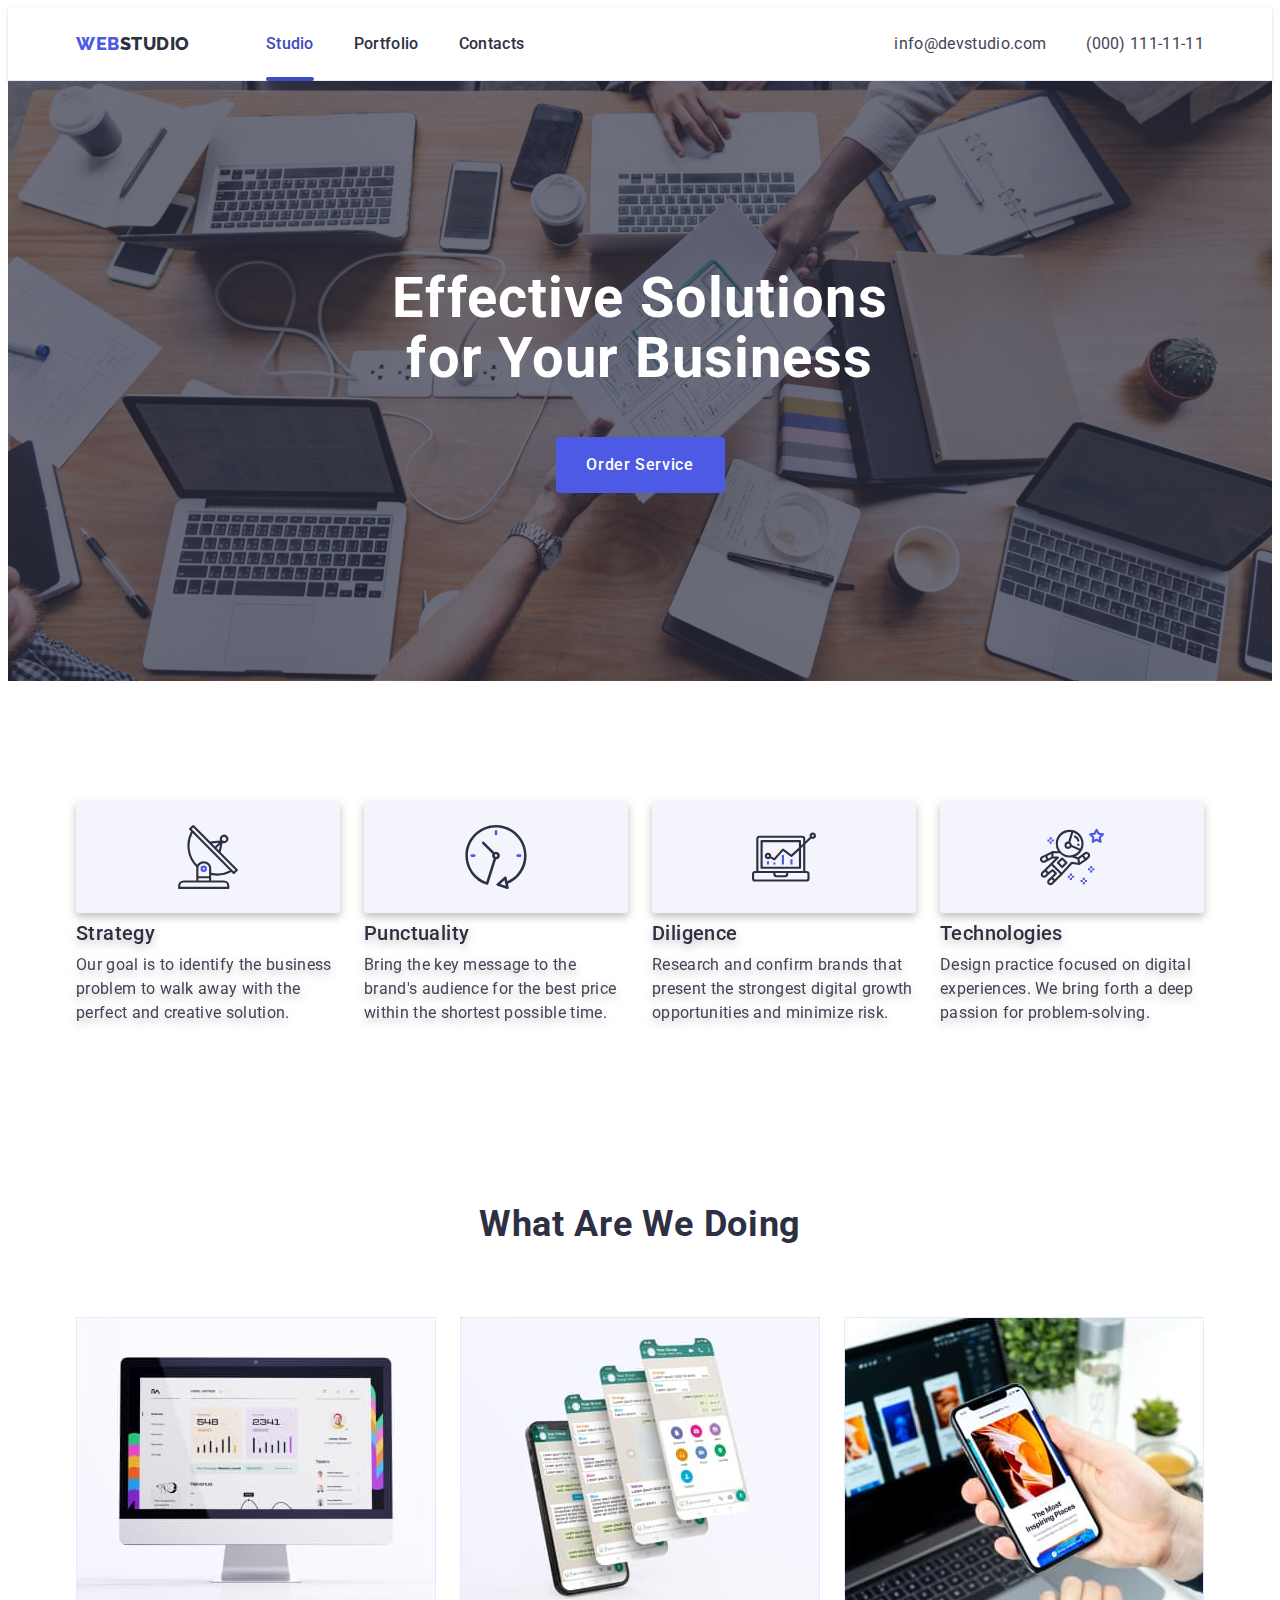
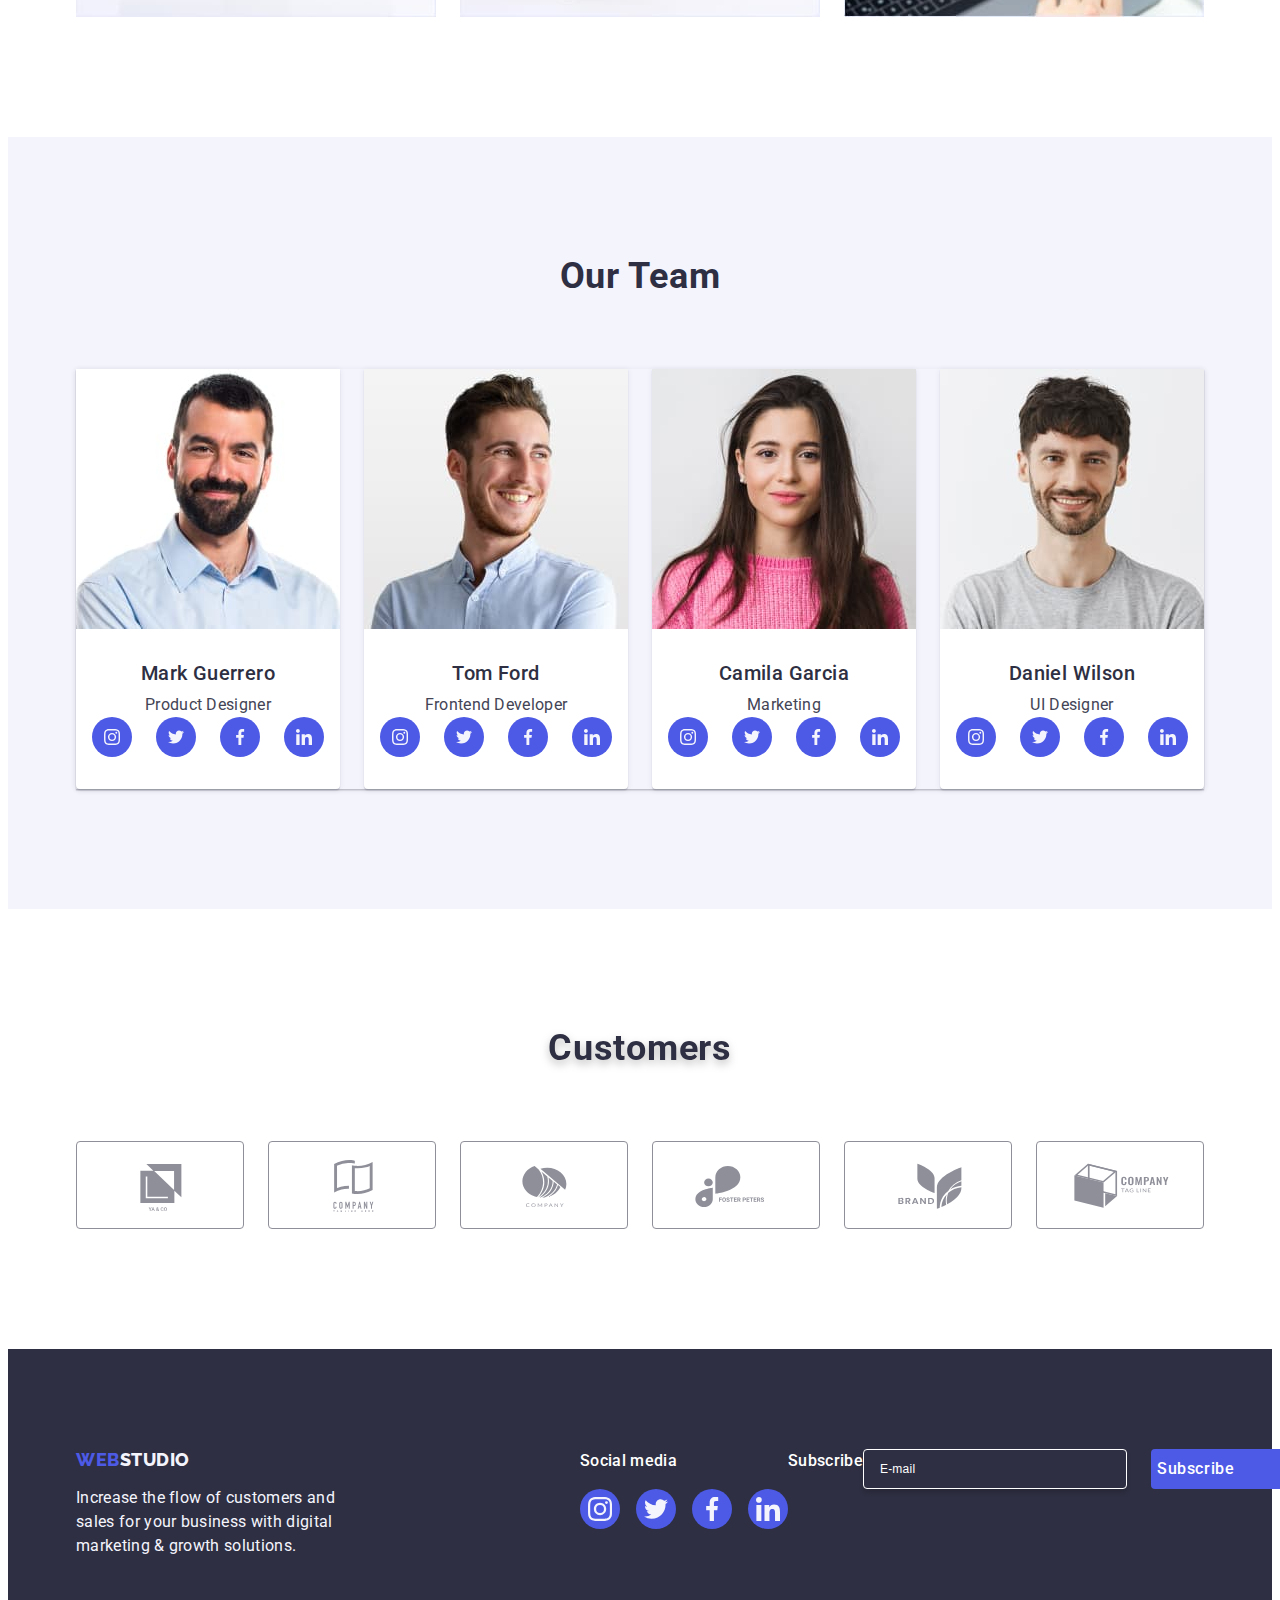
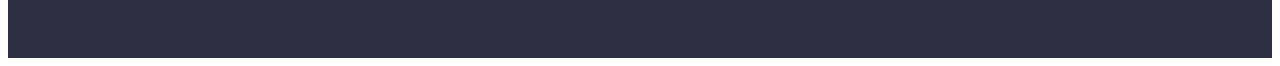
<file: index.html>
<!DOCTYPE html>
<html lang="en">
  <head>
    <meta charset="UTF-8" />
    <meta name="viewport" content="width=device-width, initial-scale=1.0" />
    <title>Document</title>
    <link
      rel="stylesheet"
      href="https://cdnjs.cloudflare.com/ajax/libs/modern-normalize/2.0.0/modern-normalize.min.css"
      integrity="sha512-4xo8blKMVCiXpTaLzQSLSw3KFOVPWhm/TRtuPVc4WG6kUgjH6J03IBuG7JZPkcWMxJ5huwaBpOpnwYElP/m6wg=="
      crossorigin="anonymous"
      referrerpolicy="no-referrer"
    />
    <link rel="stylesheet" href="./css/styles.css" />
    <link rel="preconnect" href="https://fonts.googleapis.com" />
    <link rel="preconnect" href="https://fonts.gstatic.com" crossorigin />
    <link
      href="https://fonts.googleapis.com/css2?family=Raleway:wght@800&family=Roboto:wght@400;500;700;900&display=swap"
      rel="stylesheet"
    />
  </head>
  <body class="body">
    <header class="header header-list">
      <div class="header-container container">
        <nav class="list-nav list">
          <a href="./index.html" class="logo link link-items"
            >Web<span class="span">Studio</span></a
          >
          <ul class="list-ul list">
            <li class="hader-li">
              <a href="./index.html" class="link-items current studio"
                >Studio</a
              >
            </li>
            <li class="hader-li">
              <a href="./portfolio.html" class="link-items studio">Portfolio</a>
            </li>
            <li><a href="" class="link-items link studio">Contacts</a></li>
          </ul>
        </nav>
        <address class="contact-address">
          <ul class="list address">
            <li class="link address">
              <a
                href="mailto:info@devstudio.com"
                class="link-items link address"
                >info@devstudio.com</a
              >
            </li>
            <li>
              <a href="+110001111111" class="link-items link address">
                (000) 111-11-11</a
              >
            </li>
          </ul>
        </address>
      </div>
    </header>
    <main>
      <section class="section-one">
        <div class="container">
          <h1 class="titel-one">Effective Solutions for Your Business</h1>
          <button type="button" class="button" data-modal-open>
            Order Service
          </button>
        </div>
      </section>
      <section class="list section-twoe">
        <div class="container">
          <h2 class="visually-hidden"></h2>
          <ul class="list-ul-second list">
            <li class="li-items">
              <div class="svg-section-twoe">
                <svg class="svg-section-twoe-icon" width="64" height="64">
                  <use href="./images/icons.svg#icon-antenna-1"></use>
                </svg>
              </div>
              <h3 class="titel-twoe">Strategy</h3>
              <p class="text">
                Our goal is to identify the business problem to walk away with
                the perfect and creative solution.
              </p>
            </li>
            <li class="li-items">
              <div class="svg-section-twoe">
                <svg class="svg-section-twoe-icon" width="64" height="64">
                  <use href="./images/icons.svg#icon-clock-1"></use>
                </svg>
              </div>
              <h3 class="titel-twoe">Punctuality</h3>
              <p class="text">
                Bring the key message to the brand's audience for the best price
                within the shortest possible time.
              </p>
            </li>
            <li class="li-items">
              <div class="svg-section-twoe">
                <svg class="svg-section-twoe-icon" width="64" height="64">
                  <use href="./images/icons.svg#icon-diagram-1"></use>
                </svg>
              </div>
              <h3 class="titel-twoe">Diligence</h3>
              <p class="text">
                Research and confirm brands that present the strongest digital
                growth opportunities and minimize risk.
              </p>
            </li>
            <li class="li-items">
              <div class="svg-section-twoe">
                <svg class="svg-section-twoe-icon" width="64" height="64">
                  <use href="./images/icons.svg#icon-astronaut-1"></use>
                </svg>
              </div>
              <h3 class="titel-twoe">Technologies</h3>
              <p class="text">
                Design practice focused on digital experiences. We bring forth a
                deep passion for problem-solving.
              </p>
            </li>
          </ul>
        </div>
      </section>
      <section class="section-three">
        <div class="container">
          <h2 class="titel-three">What are we doing</h2>
          <ul class="list img-container">
            <li class="img-container-flex">
              <img src="./images/Rectangle71.jpg" alt="IMac" width="360" />
            </li>
            <li class="img-container-flex">
              <img
                src="./images/Rectangle72.jpg"
                alt="Technologies"
                width="360"
              />
            </li>
            <li class="img-container-flex">
              <img src="./images/Rectangle73.jpg" alt="IPhone" width="360" />
            </li>
          </ul>
        </div>
      </section>

      <section class="section-four">
        <div class="container">
          <h2 class="titel-four">Our Team</h2>
          <ul class="list flex-img">
            <li class="list-item team">
              <img
                src="./images/img.jpg"
                alt="Mark Guerrero Product Designer"
                width="264"
              />

              <div class="div-team">
                <h3 class="text-four">Mark Guerrero</h3>
                <p class="text text-center">Product Designer</p>
                <ul class="list social-link">
                  <li class="social-link-li">
                    <a href="" class="social-link-li-a">
                      <svg
                        class="svg-section-people-icon"
                        width="16"
                        height="16"
                      >
                        <use href="./images/icons.svg#icon-instagram"></use>
                      </svg>
                    </a>
                  </li>
                  <li class="social-link-li">
                    <a href="" class="social-link-li-a">
                      <svg
                        class="svg-section-people-icon"
                        width="16"
                        height="16"
                      >
                        <use href="./images/icons.svg#icon-twitter"></use>
                      </svg>
                    </a>
                  </li>
                  <li class="social-link-li">
                    <a href="" class="social-link-li-a">
                      <svg
                        class="svg-section-people-icon"
                        width="16"
                        height="16"
                      >
                        <use href="./images/icons.svg#icon-facebook"></use>
                      </svg>
                    </a>
                  </li>
                  <li class="social-link-li">
                    <a href="" class="social-link-li-a">
                      <svg
                        class="svg-section-people-icon"
                        width="16"
                        height="16"
                      >
                        <use href="./images/icons.svg#icon-linkedin"></use>
                      </svg>
                    </a>
                  </li>
                </ul>
              </div>
            </li>
            <li class="list-item team">
              <img
                src="./images/img1.jpg"
                alt="Tom Ford Frontend Developer"
                width="264"
              />
              <div class="div-team">
                <h3 class="text-four">Tom Ford</h3>
                <p class="text text-center">Frontend Developer</p>

                <ul class="list social-link">
                  <li class="social-link-li">
                    <a href="" class="social-link-li-a">
                      <svg
                        class="svg-section-people-icon"
                        width="16"
                        height="16"
                      >
                        <use href="./images/icons.svg#icon-instagram"></use>
                      </svg>
                    </a>
                  </li>
                  <li class="social-link-li">
                    <a href="" class="social-link-li-a">
                      <svg
                        class="svg-section-people-icon"
                        width="16"
                        height="16"
                      >
                        <use href="./images/icons.svg#icon-twitter"></use>
                      </svg>
                    </a>
                  </li>
                  <li class="social-link-li">
                    <a href="" class="social-link-li-a">
                      <svg
                        class="svg-section-people-icon"
                        width="16"
                        height="16"
                      >
                        <use href="./images/icons.svg#icon-facebook"></use>
                      </svg>
                    </a>
                  </li>
                  <li class="social-link-li">
                    <a href="" class="social-link-li-a">
                      <svg
                        class="svg-section-people-icon"
                        width="16"
                        height="16"
                      >
                        <use href="./images/icons.svg#icon-linkedin"></use>
                      </svg>
                    </a>
                  </li>
                </ul>
              </div>
            </li>
            <li class="list-item team">
              <img
                src="./images/img2.jpg"
                alt="Camila Garcia Marketing"
                width="264"
              />
              <div class="div-team">
                <h3 class="text-four">Camila Garcia</h3>
                <p class="text text-center">Marketing</p>
                <ul class="list social-link">
                  <li class="social-link-li">
                    <a href="" class="social-link-li-a">
                      <svg
                        class="svg-section-people-icon"
                        width="16"
                        height="16"
                      >
                        <use href="./images/icons.svg#icon-instagram"></use>
                      </svg>
                    </a>
                  </li>
                  <li class="social-link-li">
                    <a href="" class="social-link-li-a">
                      <svg
                        class="svg-section-people-icon"
                        width="16"
                        height="16"
                      >
                        <use href="./images/icons.svg#icon-twitter"></use>
                      </svg>
                    </a>
                  </li>
                  <li class="social-link-li">
                    <a href="" class="social-link-li-a">
                      <svg
                        class="svg-section-people-icon"
                        width="16"
                        height="16"
                      >
                        <use href="./images/icons.svg#icon-facebook"></use>
                      </svg>
                    </a>
                  </li>
                  <li class="social-link-li">
                    <a href="" class="social-link-li-a">
                      <svg
                        class="svg-section-people-icon"
                        width="16"
                        height="16"
                      >
                        <use href="./images/icons.svg#icon-linkedin"></use>
                      </svg>
                    </a>
                  </li>
                </ul>
              </div>
            </li>
            <li class="list-item team">
              <img
                src="./images/img3.jpg"
                alt="Daniel Wilson UI Designer"
                width="264"
              />
              <div class="div-team">
                <h3 class="text-four">Daniel Wilson</h3>
                <p class="text text-center">UI Designer</p>
                <ul class="list social-link">
                  <li class="social-link-li">
                    <a href="" class="social-link-li-a">
                      <svg
                        class="svg-section-people-icon"
                        width="16"
                        height="16"
                      >
                        <use href="./images/icons.svg#icon-instagram"></use>
                      </svg>
                    </a>
                  </li>
                  <li class="social-link-li">
                    <a href="" class="social-link-li-a">
                      <svg
                        class="svg-section-people-icon"
                        width="16"
                        height="16"
                      >
                        <use href="./images/icons.svg#icon-twitter"></use>
                      </svg>
                    </a>
                  </li>
                  <li class="social-link-li">
                    <a href="" class="social-link-li-a">
                      <svg
                        class="svg-section-people-icon"
                        width="16"
                        height="16"
                      >
                        <use href="./images/icons.svg#icon-facebook"></use>
                      </svg>
                    </a>
                  </li>
                  <li class="social-link-li">
                    <a href="" class="social-link-li-a">
                      <svg
                        class="svg-section-people-icon"
                        width="16"
                        height="16"
                      >
                        <use href="./images/icons.svg#icon-linkedin"></use>
                      </svg>
                    </a>
                  </li>
                </ul>
              </div>
            </li>
          </ul>
        </div>
      </section>
      <section class="section-five">
        <div class="container">
          <h2 class="titel-five">Customers</h2>
          <ul class="list five-icon">
            <li class="five-icon-li">
              <a href="" class="five-icon-li-a">
                <svg class="svg-section-four-icon" width="104" height="56">
                  <use href="./images/icons.svg#icon-Logo"></use>
                </svg>
              </a>
            </li>
            <li class="five-icon-li">
              <a href="" class="five-icon-li-a">
                <svg class="svg-section-four-icon" width="104" height="56">
                  <use href="./images/icons.svg#icon-Logo-1"></use>
                </svg>
              </a>
            </li>
            <li class="five-icon-li">
              <a href="" class="five-icon-li-a">
                <svg class="svg-section-four-icon" width="104" height="56">
                  <use href="./images/icons.svg#icon-Logo-2"></use>
                </svg>
              </a>
            </li>
            <li class="five-icon-li">
              <a href="" class="five-icon-li-a">
                <svg class="svg-section-four-icon" width="104" height="56">
                  <use href="./images/icons.svg#icon-dote"></use>
                </svg>
              </a>
            </li>
            <li class="five-icon-li">
              <a href="" class="five-icon-li-a">
                <svg class="svg-section-four-icon" width="104" height="56">
                  <use href="./images/icons.svg#icon-Logo-3"></use>
                </svg>
              </a>
            </li>
            <li class="five-icon-li">
              <a href="" class="five-icon-li-a">
                <svg class="svg-section-four-icon" width="104" height="56">
                  <use href="./images/icons.svg#icon-Logo-4"></use>
                </svg>
              </a>
            </li>
          </ul>
        </div>
      </section>
    </main>
    <footer class="footer">
      <div class="container footer-container">
        <div class="footer-info">
          <a href="./index.html" class="link logo footer-link"
            >Web<span class="footer-span">Studio</span></a
          >
          <p class="footer-text">
            Increase the flow of customers and sales for your business with
            digital marketing & growth solutions.
          </p>
        </div>

        <div class="six-div">
          <p class="text-six">Social media</p>
          <ul class="icon-six list">
            <li class="icon-six-li">
              <a href="" class="icon-six-li-a">
                <svg class="svg-section-people-icon" width="24" height="24">
                  <use href="./images/icons.svg#icon-instagram"></use>
                </svg>
              </a>
            </li>
            <li class="icon-six-li">
              <a href="" class="icon-six-li-a">
                <svg class="svg-section-people-icon" width="24" height="24">
                  <use href="./images/icons.svg#icon-twitter"></use>
                </svg>
              </a>
            </li>
            <li class="icon-six-li">
              <a href="" class="icon-six-li-a">
                <svg class="svg-section-people-icon" width="24" height="24">
                  <use href="./images/icons.svg#icon-facebook"></use>
                </svg>
              </a>
            </li>
            <li class="icon-six-li">
              <a href="" class="icon-six-li-a">
                <svg class="svg-section-people-icon" width="24" height="24">
                  <use href="./images/icons.svg#icon-linkedin"></use>
                </svg>
              </a>
            </li>
          </ul>
        </div>
        <div class="footer-subscribe">
          <p class="text-seven">Subscribe</p>
          <form class="footer-form" name="subscribe-footer">
            <label class="footer-label">
              <input
                class="footer-form-input"
                type="email"
                name="subscribe-email"
                placeholder="E-mail"
              />
            </label>
            <button type="submit" class="button-footer">
              Subscribe
              <svg class="footer-button-icon" width="24" height="24">
                <use href="./images/icons.svg#icon-subscribe"></use>
              </svg>
            </button>
          </form>
        </div>
      </div>
    </footer>
    <div class="backdrop is-hidden" data-modal>
      <div class="modal">
        <button class="modal-button" type="button" data-modal-close>
          <svg class="modal-button-icon" width="8" height="8">
            <use href="./images/icons.svg#icon-exit"></use>
          </svg>
        </button>

        <p class="modal-caption">
          Leave your contacts and we will call you back
        </p>
        <form class="modal-form" name="review_form">
          <div class="modal-div-name">
            <label class="modal-form-label" for="user-name">Name</label>
            <div class="modal-form-field">
              <input
                class="modal-form-input"
                type="text"
                name="user-name"
                id="user-name"
                required
                minlength="3"
              />
              <svg class="modal-form-icon" width="18" height="24">
                <use href="./images/icons.svg#icon-person"></use>
              </svg>
            </div>
          </div>
          <div class="modal-div-name">
            <label class="modal-form-label" for="user-number">Phone</label>
            <div class="modal-form-field">
              <input
                class="modal-form-input"
                type="tel"
                name="user-number"
                id="user-number"
                required
                minlength="12"
                maxlength="12"
              />
              <svg class="modal-form-icon" width="18" height="24">
                <use href="./images/icons.svg#icon-phone"></use>
              </svg>
            </div>
          </div>
          <div class="modal-div-name">
            <label class="modal-form-label" for="user-email">Email</label>
            <div class="modal-form-field">
              <input
                class="modal-form-input"
                type="email"
                name="user-email"
                id="user-email"
                required
              />
              <svg class="modal-form-icon" width="18" height="24">
                <use href="./images/icons.svg#icon-email"></use>
              </svg>
            </div>
          </div>

          <div class="modal-div">
            <label class="modal-form-label" for="user-comment">Comment</label>
            <textarea
              class="modal-form-comment"
              name="user-comment"
              id="user-comment"
              cols="30"
              rows="10"
              placeholder="Text input"
              required
            ></textarea>
          </div>
          <div class="div-comment">
            <input
              class="visually-hidden modal-form-input"
              type="checkbox"
              name="user-privacy"
              id="user-privacy"
              value="true"
            />
            <label class="modal-form-agrement" for="user-privacy">
              <span class="agrement-checkbox checkbox">
                <svg class="agrement-checkbox-icon" width="10" height="8">
                  <use href="./images/icons.svg#icon-vector-yes"></use>
                </svg> </span
              >I accept the terms and conditions of the
              <a
                class="modal-form-link"
                href=""
                target="_blank"
                rel="noopener noreferrer"
                >Privacy Policy</a
              >
            </label>
          </div>
          <button class="modal-form-btn button" type="submit">Send</button>
        </form>
      </div>
    </div>
    <script src="./Js/modal.js"></script>
  </body>
</html>
</file>
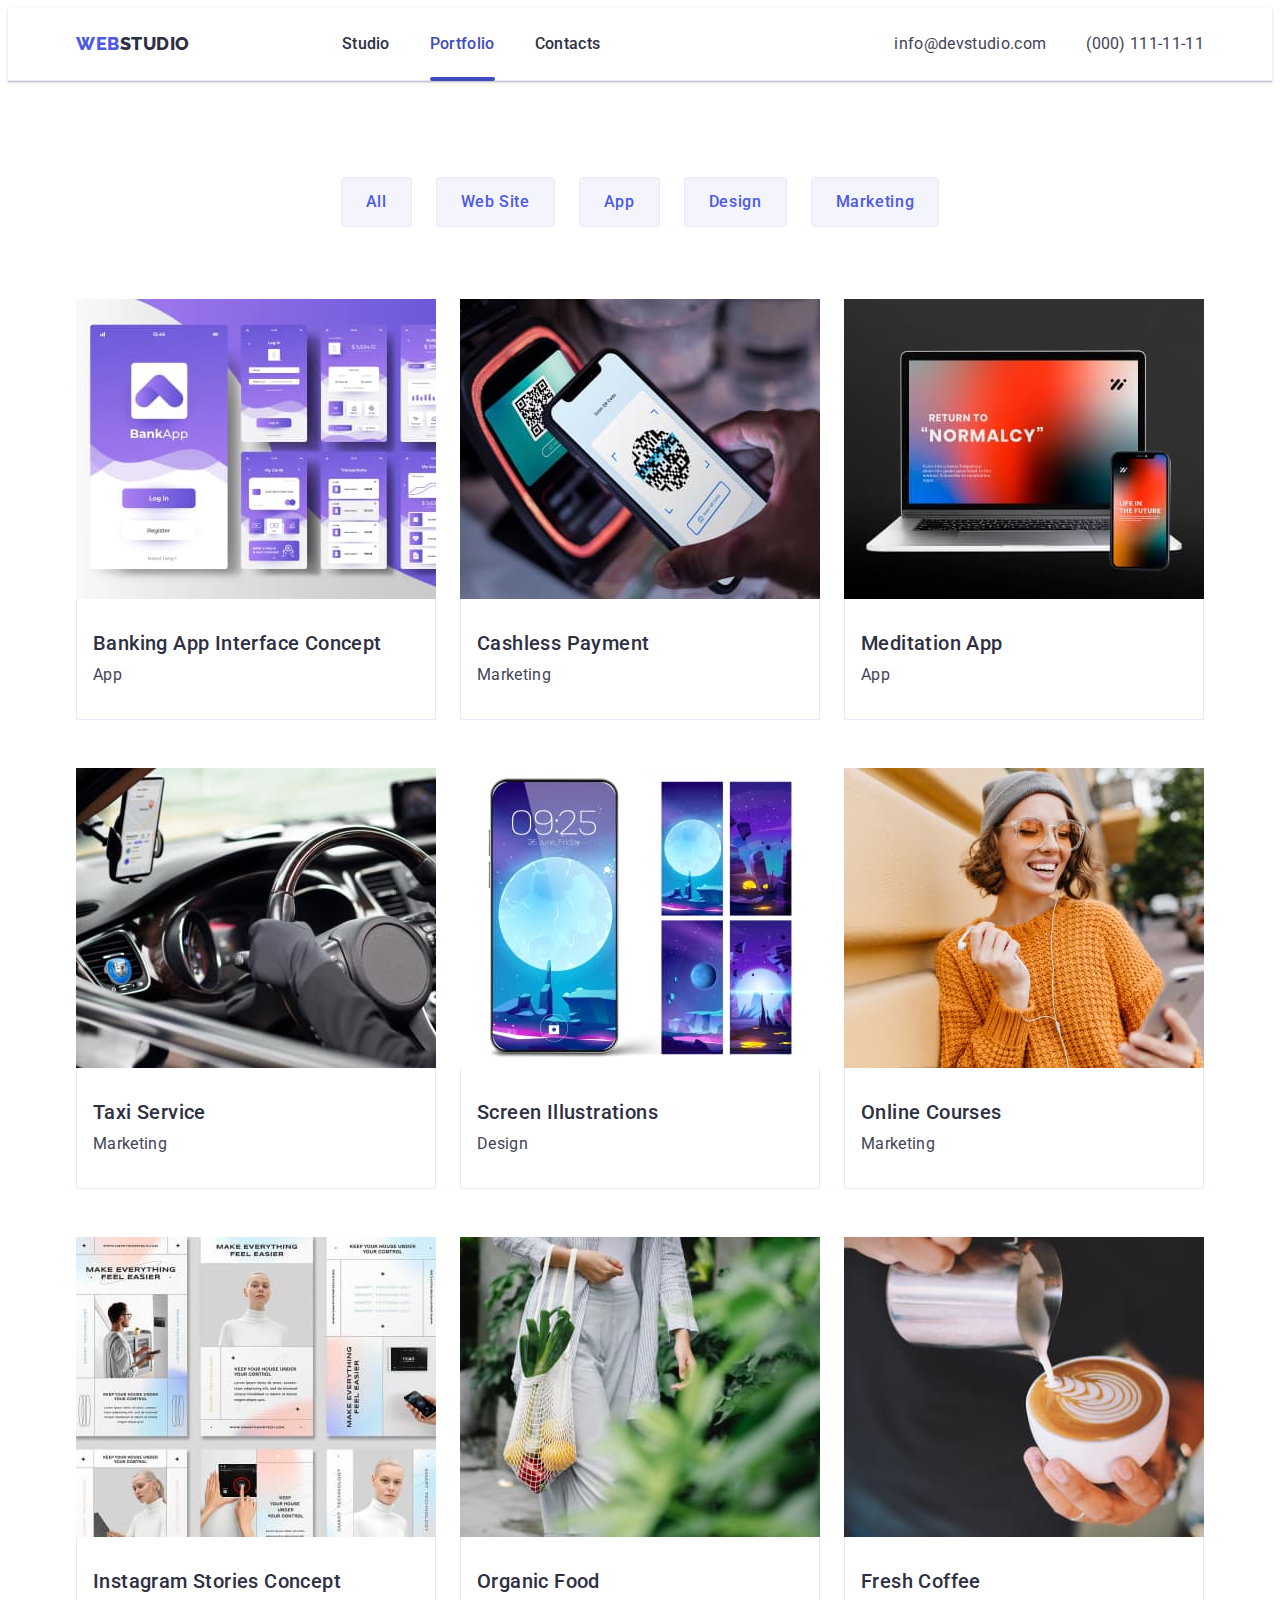
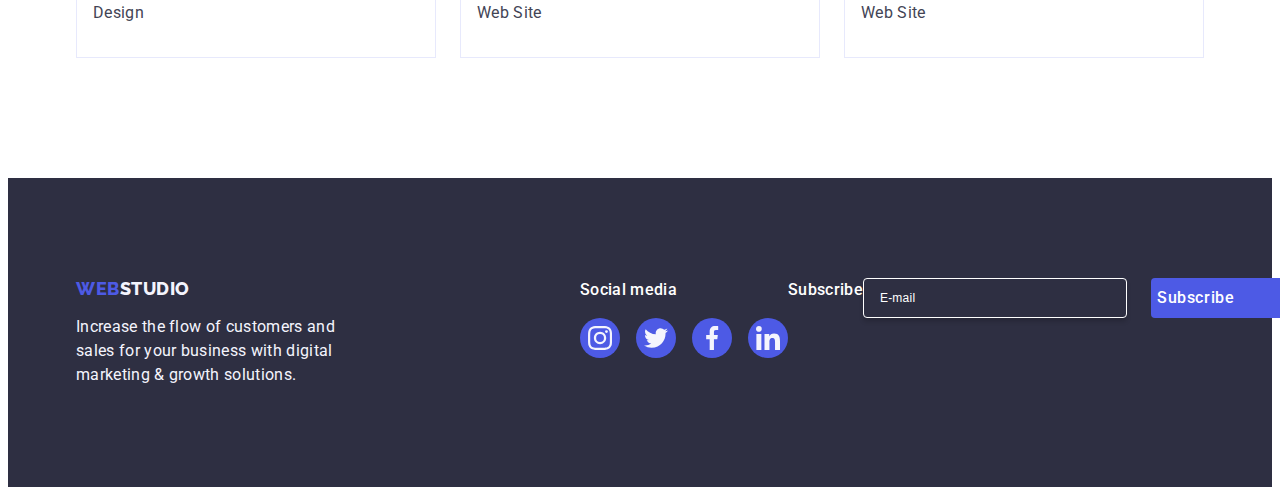
<file: portfolio.html>
<!DOCTYPE html>
<html lang="en">
  <head>
    <meta charset="UTF-8" />
    <meta name="viewport" content="width=device-width, initial-scale=1.0" />
    <title>Document</title>
    <link
      rel="stylesheet"
      href="https://cdnjs.cloudflare.com/ajax/libs/modern-normalize/2.0.0/modern-normalize.min.css"
      integrity="sha512-4xo8blKMVCiXpTaLzQSLSw3KFOVPWhm/TRtuPVc4WG6kUgjH6J03IBuG7JZPkcWMxJ5huwaBpOpnwYElP/m6wg=="
      crossorigin="anonymous"
      referrerpolicy="no-referrer"
    />
    <link rel="stylesheet" href="./css/styles.css" />
    <link rel="preconnect" href="https://fonts.googleapis.com" />
    <link rel="preconnect" href="https://fonts.gstatic.com" crossorigin />
    <link
      href="https://fonts.googleapis.com/css2?family=Raleway:wght@800&family=Roboto:wght@400;500;700;900&display=swap"
      rel="stylesheet"
    />
  </head>
  <body class="body">
    <header class="header header-list">
      <div class="header-container container">
        <nav class="list-nav list">
          <a href="./index.html" class="logo link link-items"
            >Web<span class="logo span">Studio</span></a
          >
          <ul class="list-ul list">
            <li>
              <a href="./index.html" class="link-items link studio">Studio</a>
            </li>
            <li>
              <a href="./portfolio.html" class="link-items current studio"
                >Portfolio</a
              >
            </li>
            <li><a href="" class="link-items link studio">Contacts</a></li>
          </ul>
        </nav>
        <address class="contact-address">
          <ul class="list address">
            <li class="link address">
              <a
                href="mailto:info@devstudio.com"
                class="link-items link address"
                >info@devstudio.com</a
              >
            </li>
            <li>
              <a href="+110001111111" class="link-items link address">
                (000) 111-11-11</a
              >
            </li>
          </ul>
        </address>
      </div>
    </header>
    <main>
      <section class="list section-portfolio">
        <div class="container">
          <h1 class="visually-hidden"></h1>
          <ul class="list portfolio-flex">
            <li class="li-button">
              <button type="button" class="button-portfolio button-flex">
                All
              </button>
            </li>
            <li class="li-button">
              <button type="button" class="button-portfolio button-flex">
                Web Site
              </button>
            </li>
            <li class="li-button">
              <button type="button" class="button-portfolio button-flex">
                App
              </button>
            </li>
            <li class="li-button">
              <button type="button" class="button-portfolio button-flex">
                Design
              </button>
            </li>
            <li class="li-button">
              <button type="button" class="button-portfolio button-flex">
                Marketing
              </button>
            </li>
          </ul>

          <ul class="list portfolio-pictuses">
            <li class="pictures-size">
              <a href="" class="link portfolio-a">
                <div class="portfolio-box">
                  <img
                    class="image-portfolio"
                    src="./images/first.jpg"
                    alt="BankApp"
                    width="360"
                  />
                  <p class="overlay">
                    14 Stylish and User-Friendly App Design Concepts · Task
                    Manager App · Calorie Tracker App · Exotic Fruit Ecommerce
                    App · Cloud Storage App
                  </p>
                </div>
                <div class="pictures-container">
                  <h2 class="titel-portfolio">Banking App Interface Concept</h2>
                  <p class="text-portfolio">App</p>
                </div>
              </a>
            </li>
            <li class="pictures-size">
              <a class="link portfolio-a" href="#">
                <div class="portfolio-box">
                  <img
                    class="back"
                    src="./images/second.jpg"
                    alt="Cashless Payment Marketing"
                    width="360"
                  />
                  <p class="overlay">
                    14 Stylish and User-Friendly App Design Concepts · Task
                    Manager App · Calorie Tracker App · Exotic Fruit Ecommerce
                    App · Cloud Storage App
                  </p>
                </div>
                <div class="pictures-container">
                  <h2 class="titel-portfolio">Cashless Payment</h2>
                  <p class="text-portfolio">Marketing</p>
                </div>
              </a>
            </li>
            <li class="pictures-size">
              <a class="link portfolio-a" href="">
                <div class="portfolio-box">
                  <img
                    src="./images/three.jpg"
                    alt="Meditation App"
                    width="360"
                  />
                  <p class="overlay">
                    14 Stylish and User-Friendly App Design Concepts · Task
                    Manager App · Calorie Tracker App · Exotic Fruit Ecommerce
                    App · Cloud Storage App
                  </p>
                </div>
                <div class="pictures-container">
                  <h2 class="titel-portfolio">Meditation App</h2>
                  <p class="text-portfolio">App</p>
                </div>
              </a>
            </li>
            <li class="pictures-size">
              <a class="link portfolio-a" href="">
                <div class="portfolio-box">
                  <img src="./images/four.jpg" alt="Taxi Service" width="360" />
                  <p class="overlay">
                    14 Stylish and User-Friendly App Design Concepts · Task
                    Manager App · Calorie Tracker App · Exotic Fruit Ecommerce
                    App · Cloud Storage App
                  </p>
                </div>
                <div class="pictures-container">
                  <h2 class="titel-portfolio">Taxi Service</h2>
                  <p class="text-portfolio">Marketing</p>
                </div>
              </a>
            </li>
            <li class="pictures-size">
              <a class="link portfolio-a" href="">
                <div class="portfolio-box">
                  <img
                    src="./images/five.jpg"
                    alt="Screen Illustrations"
                    width="360"
                  />
                  <p class="overlay">
                    14 Stylish and User-Friendly App Design Concepts · Task
                    Manager App · Calorie Tracker App · Exotic Fruit Ecommerce
                    App · Cloud Storage App
                  </p>
                </div>
                <div class="pictures-container">
                  <h2 class="titel-portfolio">Screen Illustrations</h2>
                  <p class="text-portfolio">Design</p>
                </div>
              </a>
            </li>
            <li class="pictures-size">
              <a class="link portfolio-a" href="">
                <div class="portfolio-box">
                  <img
                    src="./images/six.jpg"
                    alt="Online Courses"
                    width="360"
                  />
                  <p class="overlay">
                    14 Stylish and User-Friendly App Design Concepts · Task
                    Manager App · Calorie Tracker App · Exotic Fruit Ecommerce
                    App · Cloud Storage App
                  </p>
                </div>
                <div class="pictures-container">
                  <h2 class="titel-portfolio">Online Courses</h2>
                  <p class="text-portfolio">Marketing</p>
                </div>
              </a>
            </li>
            <li class="pictures-size">
              <a class="link portfolio-a" href="">
                <div class="portfolio-box">
                  <img
                    src="./images/seven.jpg"
                    alt="Instagram Stories Concept"
                    width="360"
                  />
                  <p class="overlay">
                    14 Stylish and User-Friendly App Design Concepts · Task
                    Manager App · Calorie Tracker App · Exotic Fruit Ecommerce
                    App · Cloud Storage App
                  </p>
                </div>
                <div class="pictures-container">
                  <h2 class="titel-portfolio">Instagram Stories Concept</h2>
                  <p class="text-portfolio">Design</p>
                </div>
              </a>
            </li>
            <li class="pictures-size">
              <a href="" class="link portfolio-a">
                <div class="portfolio-box">
                  <img
                    src="./images/eight.jpg"
                    alt="Organic Food"
                    width="360"
                  />
                  <p class="overlay">
                    14 Stylish and User-Friendly App Design Concepts · Task
                    Manager App · Calorie Tracker App · Exotic Fruit Ecommerce
                    App · Cloud Storage App
                  </p>
                </div>
                <div class="pictures-container">
                  <h2 class="titel-portfolio">Organic Food</h2>
                  <p class="text-portfolio">Web Site</p>
                </div>
              </a>
            </li>
            <li class="pictures-size">
              <a class="link portfolio-a" href="">
                <div class="portfolio-box">
                  <img src="./images/nine.jpg" alt="Fresh Coffee" width="360" />
                  <p class="overlay">
                    14 Stylish and User-Friendly App Design Concepts · Task
                    Manager App · Calorie Tracker App · Exotic Fruit Ecommerce
                    App · Cloud Storage App
                  </p>
                </div>
                <div class="pictures-container">
                  <h2 class="titel-portfolio">Fresh Coffee</h2>
                  <p class="text-portfolio">Web Site</p>
                </div>
              </a>
            </li>
          </ul>
        </div>
      </section>
    </main>
    <footer class="footer">
      <div class="container footer-container">
        <div class="footer-info">
          <a href="./index.html" class="link logo footer-link"
            >Web<span class="footer-span">Studio</span></a
          >
          <p class="footer-text">
            Increase the flow of customers and sales for your business with
            digital marketing & growth solutions.
          </p>
        </div>

        <div class="six-div">
          <p class="text-six">Social media</p>
          <ul class="icon-six list">
            <li class="icon-six-li">
              <a href="" class="icon-six-li-a">
                <svg class="svg-section-people-icon" width="24" height="24">
                  <use href="./images/icons.svg#icon-instagram"></use>
                </svg>
              </a>
            </li>
            <li class="icon-six-li">
              <a href="" class="icon-six-li-a">
                <svg class="svg-section-people-icon" width="24" height="24">
                  <use href="./images/icons.svg#icon-twitter"></use>
                </svg>
              </a>
            </li>
            <li class="icon-six-li">
              <a href="" class="icon-six-li-a">
                <svg class="svg-section-people-icon" width="24" height="24">
                  <use href="./images/icons.svg#icon-facebook"></use>
                </svg>
              </a>
            </li>
            <li class="icon-six-li">
              <a href="" class="icon-six-li-a">
                <svg class="svg-section-people-icon" width="24" height="24">
                  <use href="./images/icons.svg#icon-linkedin"></use>
                </svg>
              </a>
            </li>
          </ul>
        </div>
        <div class="footer-subscribe">
          <p class="text-seven">Subscribe</p>
          <form class="footer-form" name="subscribe-footer">
            <label class="footer-label">
              <input
                class="footer-form-input"
                type="email"
                name="subscribe-email"
                placeholder="E-mail"
              />
            </label>
            <button type="submit" class="button-footer">
              Subscribe
              <svg class="footer-button-icon" width="24" height="24">
                <use href="./images/icons.svg#icon-subscribe"></use>
              </svg>
            </button>
          </form>
        </div>
      </div>
    </footer>
  </body>
</html>
</file>
<file: css/styles.css>
:root {
  --white: #ffffff;
  --navyblue: #404bbf;
  --blue: #4d5ae5;
  --titel-color: #2e2f42;
  --gray: #434455;
  --cloud: #f4f4fd;
}
.header {
  list-style: none;
  border-bottom: 1px solid #e7e9fc;
  box-shadow: 0px 2px 1px rgba(46, 47, 66, 0.08),
    0px 1px 1px rgba(46, 47, 66, 0.16), 0px 1px 6px rgba(46, 47, 66, 0.08);
}
.hader-li {
  color: var(--navyblue);
  transition: color 250ms cubic-bezier(0.4, 0, 0.2, 1);
}
body {
  font-family: 'Roboto', sans-serif;
  color: var(--gray);
  background-color: var(--white);
}
.link {
  text-decoration: none;
}
.link-items {
  padding-top: 24px;
  padding-bottom: 24px;
  display: block;
}
.studio::after {
  content: '';
  bottom: 0;
  left: 0;
  position: absolute;

  color: var(--navyblue);

  display: block;
  width: 100%;
  height: 4px;
  border-radius: 2px;
  bottom: -1px;

  transition: color 250ms cubic-bezier(0.4, 0, 0.2, 1);
}
.studio.current::after {
  background: var(--navyblue);
  transition: color 250ms cubic-bezier(0.4, 0, 0.2, 1);
}
.pages-box-text {
  position: relative;
  overflow: hidden;
}
.pages-box-text:hover .overlay {
  transform: translateY(0);
  background-color: var(--blue);
}
.list {
  list-style: none;
  padding: 0;
  margin: 0;
}
.list-ul {
  display: flex;
  gap: 40px;
}
.list-ul-second {
  gap: 24px;
  display: flex;
}
.list-nav {
  display: flex;
  align-items: center;
}
.ul-logo {
  display: flex;
}
.li-items {
  flex-basis: calc((100% - 72px) / 4);
}
.header-container {
  display: flex;
}
.img-container {
  display: flex;
  justify-content: space-between;
  flex-wrap: wrap;
  gap: 24px;
}
.img-container-flex {
  gap: 24px;
}
.img-li-last {
  margin-right: 0;
}
img {
  display: block;
  max-width: 100%;
  height: auto;
  object-fit: cover;
}
.logo {
  margin-right: 76px;
  display: flex;
  font-family: 'Raleway', sans-serif;
  font-weight: 800;
  font-size: 18px;
  line-height: 1.17;
  letter-spacing: 0.03em;
  text-transform: uppercase;
  color: var(--blue);
  text-decoration: none;
}
.span {
  color: var(--titel-color);
}
.footer-span {
  color: #f4f4fd;
}
.flex-img {
  display: flex;
  flex-wrap: wrap;
  gap: 24px;
  justify-content: space-between;
  box-shadow: 0px 1px 6px rgba(46, 47, 66, 0.08),
    0px 1px 1px rgba(46, 47, 66, 0.16), 0px 2px 1px rgba(46, 47, 66, 0.08);

  box-shadow: 0px 1px 6px rgba(46, 47, 66, 0.08),
    0px 1px 1px rgba(46, 47, 66, 0.16), 0px 2px 1px rgba(46, 47, 66, 0.08);
}
.studio {
  font-weight: 500;
  font-size: 16px;
  line-height: 1.5;
  letter-spacing: 0.02em;
  color: var(--titel-color);
  text-decoration: none;
  position: relative;
}
.current {
  color: #404bbf;
  transition: color 250ms cubic-bezier(0.4, 0, 0.2, 1);
}
.studio:hover,
.studio:focus {
  color: var(--navyblue);
}
.address {
  display: flex;
  justify-content: end;
  gap: 40px;
  font-size: 16px;
  line-height: 1.5;
  letter-spacing: 0.02em;
  color: var(--gray);
  text-decoration: none;
  transition: color 250ms cubic-bezier(0.4, 0, 0.2, 1);
}

.contact-address {
  font-style: normal;
  margin-left: auto;
}
.address:hover,
.address:focus {
  color: var(--navyblue);
}
.section-one {
  max-width: 1440px;
  margin: 0 auto;
  background-image: linear-gradient(
      rgba(46, 47, 66, 0.7),
      rgba(46, 47, 66, 0.7)
    ),
    url(../images/people-office.jpg);
  background-repeat: no-repeat;
  background-size: cover;
  background-position: center;
  padding: 188px 0;
}
.titel-one {
  max-width: 496px;
  margin: 0 auto;
  margin-bottom: 48px;
  font-size: 56px;
  line-height: 1.07;
  text-align: center;
  letter-spacing: 0.02em;
  color: var(--white);
}
.button-container {
  display: block;
  min-width: 169px;
  height: 56px;
  border: none;
  background-color: #4d5ae5;
  border-radius: 4px;
  cursor: pointer;
}

.button {
  font-family: 'Roboto', sans-serif;
  font-weight: 500;
  font-size: 16px;
  line-height: 1.5;
  letter-spacing: 0.04em;
  color: #ffffff;
  cursor: pointer;
  background-color: var(--blue);
  display: block;
  border: none;
  border-radius: 4px;
  min-width: 169px;
  height: 56px;
  display: block;
  margin-left: auto;
  margin-right: auto;

  transition: background-color 250ms cubic-bezier(0.4, 0, 0.2, 1);
}
.button:hover,
.button:focus {
  background-color: #404bbf;
}
.section-twoe {
  list-style: none;
  padding: 120px 0;
  filter: drop-shadow(0px 4px 4px rgba(0, 0, 0, 0.25));
}
.titel-twoe {
  margin-bottom: 8px;
  font-weight: 500;
  font-size: 20px;
  line-height: 1.2;
  letter-spacing: 0.02em;
  color: var(--titel-color);
}
.text-center {
  text-align: center;
}
.text {
  font-size: 16px;
  line-height: 1.5;
  letter-spacing: 0.02em;
  color: var(--gray);
}
.titel-three {
  margin: 0 auto;
  margin-bottom: 72px;
  font-size: 36px;
  line-height: 1.11;
  text-align: center;
  letter-spacing: 0.02em;
  text-transform: capitalize;
  color: var(--titel-color);
}
.section-three {
  list-style: none;
  padding-bottom: 120px;
}
.section-four {
  background-color: #f4f4fd;
  padding: 120px 0;
  transition: background-color 250ms cubic-bezier(0.4, 0, 0.2, 1);
}
.titel-four {
  margin: 0 auto;
  margin-bottom: 72px;
  font-size: 36px;
  line-height: 1.11;
  text-align: center;
  letter-spacing: 0.02em;
  text-transform: capitalize;
  color: var(--titel-color);
}
.list-item {
  background-color: var(--white);
}
.team {
  flex-basis: calc((100% - 24px * 3) / 4);
  border-radius: 0px 0px 4px 4px;
  box-shadow: 0px 1px 6px rgba(46, 47, 66, 0.08),
    0px 1px 1px rgba(46, 47, 66, 0.16), 0px 2px 1px rgba(46, 47, 66, 0.08);
}
.div-team {
  padding: 32px 0;
}
.text-four {
  margin: 0 auto;
  margin-bottom: 8px;
  text-align: center;
  font-weight: 500;
  font-size: 20px;
  line-height: 1.2;
  letter-spacing: 0.02em;
  color: var(--titel-color);
}
.footer {
  background-color: var(--titel-color);
  padding: 100px 0;
}
.footer-link {
  display: inline-block;
  margin-bottom: 16px;
}
.footer-text {
  width: 264px;
  line-height: 1.5;
  color: #f4f4fd;
  letter-spacing: 0.02em;
}
.button-flex {
  padding: 12px 24px;
  border: 1px solid #e7e9fc;
  border-radius: 4px;
}
.button-portfolio {
  font-family: 'Roboto', sans-serif;
  font-weight: 500;
  font-size: 16px;
  line-height: 1.5;
  letter-spacing: 0.04em;
  color: var(--blue);
  background-color: #f4f4fd;
  cursor: pointer;
  transition: color 250ms cubic-bezier(0.4, 0, 0.2, 1),
    background-color 250ms cubic-bezier(0.4, 0, 0.2, 1),
    border-color 250ms cubic-bezier(0.4, 0, 0.2, 1),
    box-shadow 250ms cubic-bezier(0.4, 0, 0.2, 1);
}
.button-portfolio:hover,
.button-portfolio:focus {
  color: var(--white);
  background-color: var(--navyblue);
  border: 1px solid transparent;

  box-shadow: 0px 3px 1px rgba(0, 0, 0, 0.1), 0px 2px 1px rgba(0, 0, 0, 0.08),
    0px 2px 2px rgba(0, 0, 0, 0.12);
}
.portfolio-a {
  display: block;
  transition: box-shadow 250ms cubic-bezier(0.4, 0, 0.2, 1);
}
.portfolio-a:hover {
  transform: translateY(0%);
  box-shadow: 0px 1px 6px rgba(46, 47, 66, 0.08),
    0px 1px 1px rgba(46, 47, 66, 0.16), 0px 2px 1px rgba(46, 47, 66, 0.08);
}
.portfolio-a:focus {
  transform: translateY(0%);
  box-shadow: 0px 1px 6px rgba(46, 47, 66, 0.08),
    0px 1px 1px rgba(46, 47, 66, 0.16), 0px 2px 1px rgba(46, 47, 66, 0.08);
}
.titel-portfolio {
  font-weight: 500;
  font-size: 20px;
  line-height: 1.2;
  letter-spacing: 0.02em;
  color: var(--titel-color);
  margin-bottom: 8px;
}
.text-portfolio {
  font-size: 16px;
  line-height: 1.5;
  letter-spacing: 0.02em;
  color: var(--gray);
}
.text-portfolio:hover,
.text-portfolio:focus {
  transform: translateY(0%);
}

h1,
h2,
h3,
h4,
h5,
h6,
p {
  margin: 0;
}
section {
  padding-top: 60px;
  padding-bottom: 60px;
}
.portfolio-flex {
  display: flex;
  gap: 24px;
  justify-content: center;
  margin-bottom: 72px;
}
.portfolio-pictuses {
  margin-top: 72px;
  display: flex;
  column-gap: 24px;
  row-gap: 48px;
  flex-wrap: wrap;
  justify-content: space-between;
}
.pictures-size {
  flex-basis: calc((100% - 48px) / 3);
}
.pictures-size:hover,
.pictures-size:focus {
  transform: translateY(0%);
}
.pictures-container {
  padding: 32px 16px;
  border: 1px solid #e7e9fc;
  border-top: none;
}
.container {
  max-width: 1158px;
  margin-left: auto;
  margin-right: auto;
  padding-left: 15px;
  padding-right: 15px;
}
.container-footer-div {
  max-width: 1158px;
  margin-left: auto;
  margin-right: auto;
  padding-left: 15px;
  padding-right: 15px;
  display: flex;
  align-items: baseline;
  margin-right: 120px;
}
.footer-div {
  margin-right: 120px;
}
.container-portfolio {
  margin: 0 auto;
  margin-top: 96px;
  margin-bottom: 72px;
}
.section-container {
  background-color: var(--titel-color);
  padding: 188px 472px 292px 472px;
}
.visually-hidden {
  position: absolute;
  width: 1px;
  height: 1px;
  margin: -1px;
  border: 0;
  padding: 0;
  white-space: nowrap;
  clip-path: inset(100%);
  clip: rect(0 0 0 0);
  overflow: hidden;
}
*,
*::after,
*::before {
  box-sizing: border-box;
}
.container-footer {
  padding: 100px 1020px 100px 156px;
}
.container-pictures {
  padding-top: 20px;
  padding-bottom: 20px;
}
.section-portfolio {
  padding-top: 96px;
  padding-bottom: 120px;
}
.header-list {
  gap: 40px;
}
.svg-section-twoe {
  width: 264px;
  height: 112px;
  display: flex;
  align-items: center;
  justify-content: center;
  background-color: var(--cloud, #f4f4fd);
  margin-bottom: 8px;
  border-radius: 4px;
}
.section-five {
  padding: 120px 0;
  list-style: none;
  background-color: #fff;
}
.titel-five {
  margin: 0 auto;
  margin-bottom: 72px;
  font-size: 36px;
  line-height: 1.11;
  text-align: center;
  letter-spacing: 0.02em;
  text-transform: capitalize;
  color: var(--titel-color);
  filter: drop-shadow(0px 4px 4px rgba(0, 0, 0, 0.25));
}
.five-icon {
  display: flex;
  gap: 24px;
}
.five-icon-li {
  width: calc((100% - 120px) / 6);
  height: 88px;
}
.five-icon-li-a {
  width: 100%;
  height: 100%;
  border: 1px solid #8e8f99;
  border-radius: 4px;

  transition: border-color 250ms cubic-bezier(0.4, 0, 0.2, 1),
    color 250ms cubic-bezier(0.4, 0, 0.2, 1);

  display: flex;
  align-items: center;
  justify-content: center;
  color: #8e8f99;
}
.five-icon-li-a:hover,
.five-icon-li-a:focus {
  color: var(--navyblue);
  border-color: var(--navyblue);
}
.svg-section-four-icon {
  fill: currentColor;
}
.backdrop {
  position: fixed;
  top: 0;
  left: 0;

  width: 100%;
  height: 100%;

  background: var(--navyblue-modal, rgba(46, 47, 66, 0.4));

  transition: opacity 250ms cubic-bezier(0.4, 0, 0.2, 1),
    visibility 250ms cubic-bezier(0.4, 0, 0.2, 1);
}
.modal {
  position: absolute;
  top: 50%;
  left: 50%;
  transform: translate(-50%, -50%) scale(1);
  opacity: 1;
  width: 408px;
  min-height: 584px;
  padding: 72px 24px 24px 24px;

  border-radius: 4px;
  background: var(--dairy, #fcfcfc);
  box-shadow: 0px 2px 1px 0px rgba(0, 0, 0, 0.2),
    0px 1px 3px 0px rgba(0, 0, 0, 0.12), 0px 1px 1px 0px rgba(0, 0, 0, 0.14);

  transition: transform 250ms cubic-bezier(0.4, 0, 0.2, 1);
}
.modal-button {
  position: absolute;
  top: 24px;
  right: 24px;
  width: 24px;
  height: 24px;
  display: flex;
  align-items: center;
  justify-content: center;
  background: transparent;
  border: none;
  padding: 0;

  border-radius: 50%;
  background-color: #e7e9fc;
  border: 1px solid rgba(0, 0, 0, 0.1);
  cursor: pointer;
  transition: background-color 250ms cubic-bezier(0.4, 0, 0.2, 1),
    border 250ms cubic-bezier(0.4, 0, 0.2, 1);
}
.modal-button:hover,
.modal-button:focus {
  background-color: var(--navyblue);
  border: none;
  fill: var(--white);
}
.modal-button-icon {
  transition: fill 250ms cubic-bezier(0.4, 0, 0.2, 1);
}
.modal-button-icon:hover,
.modal-button-icon:focus {
  fill: var(#ffffff);
}
.backdrop.is-hidden {
  opacity: 0;
  pointer-events: none;
  visibility: hidden;
}
.backdrop.is-hidden .modal {
  transform: translateX(-50%) translateY(-250%);
  opacity: 0;
}
.text-six {
  font-weight: 500;
  font-size: 16px;
  line-height: 1.5;
  letter-spacing: 0.02em;
  color: var(--white);

  margin-bottom: 16px;
}
.icon-six {
  display: flex;
  gap: 16px;

  background-color: 250ms cubic-bezier(0.4, 0, 0.2, 1);
}
.icon-six-li {
  width: 40px;
  height: 40px;
  transition: background-color 250ms cubic-bezier(0.4, 0, 0.2, 1);
}
.icon-six-li-a {
  width: 100%;
  height: 100%;
  background-color: #4d5ae5;
  border-radius: 50%;

  transition: background-color 250ms cubic-bezier(0.4, 0, 0.2, 1);

  display: flex;
  align-items: center;
  justify-content: center;
}
.icon-six-li-a:hover,
.icon-six-li-a:focus {
  background-color: #31d0aa;
}

.social-link {
  display: flex;
  justify-content: center;
  transition: background-color 250ms cubic-bezier(0.4, 0, 0.2, 1);
  gap: 24px;
}
.social-link-li {
  width: 40px;
  height: 40px;

  transition: background-color 250ms cubic-bezier(0.4, 0, 0.2, 1);
}
.social-link-li-a {
  width: 100%;
  height: 100%;
  background-color: #4d5ae5;
  border-radius: 50%;

  display: flex;
  align-items: center;
  justify-content: center;
  transition: background-color 250ms cubic-bezier(0.4, 0, 0.2, 1);
}
.social-link-li-a:hover,
.social-link-li-a:focus {
  background-color: var(--navyblue);
}
.svg-section-people-icon {
  fill: #f4f4fd;
  transition: background-color 250ms cubic-bezier(0.4, 0, 0.2, 1);
}
.footer-icons {
  margin-right: 120px;
}
.li-button {
  transition: color 250ms cubic-bezier(0.4, 0, 0.2, 1),
    background-color 250ms cubic-bezier(0.4, 0, 0.2, 1),
    border-color 250ms cubic-bezier(0.4, 0, 0.2, 1),
    box-shadow 250ms cubic-bezier(0.4, 0, 0.2, 1);
}
.div-pictures {
  position: relative;
  overflow: hidden;
}
.div-text {
  position: absolute;
  top: 0;
  font-size: 16px;
  line-height: 1.5;
  letter-spacing: 0.02em;
  color: #f4f4fd;
  padding: 10px 32px;
  background-color: var(--blue);
  height: 100%;
  width: 100%;
  transform: translateY(100%);
  transition: transform 250ms cubic-bezier(0.4, 0, 0.2, 1);
}
.portfolio-box {
  position: relative;
  overflow: hidden;
}
.portfolio-box:hover,
.portfolio-box:focus {
  transform: translateY(0%);
}
.overlay {
  position: absolute;
  top: 0;
  left: 0;
  width: 100%;
  height: 100%;

  transform: translateY(100%);
  color: var(--cloud, #f4f4fd);
  padding: 40px 32px;
  font-size: 16px;
  line-height: 1.5;

  letter-spacing: 0.02em;
  display: flex;
  align-items: center;
  justify-content: center;
  background-color: var(--blue);

  transition: transform 250ms cubic-bezier(0.4, 0, 0.2, 1);
}
.link:hover .overlay {
  transform: translateY(0%);
}
.link:focus .overlay {
  transform: translateY(0%);
}
.footer-info {
  display: block;
  margin-right: 120px;
}
.footer-container {
  display: flex;
  align-items: baseline;
}
.six-div {
  margin-left: 120px;
}
.footer-subscribe {
  display: flex;
  justify-content: center;
}
.footer-form {
  align-items: center;
  display: flex;
  gap: 24px;
}
.footer-form-input {
  font-size: 12px;
  line-height: 1.5;
  letter-spacing: 0.04em;
  padding-left: 16px;

  width: 264px;
  height: 40px;

  color: var(--white);
  border-radius: 4px;
  border: 1px solid #ffffff;
  box-shadow: 0px 4px 4px 0px rgba(0, 0, 0, 0.15);
  background-color: transparent;
  outline: transparent;
}
.footer-form-input::placeholder {
  color: #ffffff;

  font-size: 12px;
  line-height: 1.5;
  letter-spacing: 0.02em;
}
.text-seven {
  margin-bottom: 16px;
  font-weight: 500;
  font-size: 16px;
  line-height: 1.5;
  letter-spacing: 0.02em;
  color: var(--white);
}
.footer-button-icon {
  display: flex;
  align-items: center;
  justify-content: center;
  margin-left: 16px;
  fill: var(--white);

  min-width: 165px;
  height: 40px;
}
.modal-caption {
  color: var(--titel-color);
  text-align: center;
  display: block;

  font-size: 16px;

  font-weight: 500;
  line-height: 1.5;
  letter-spacing: 0.02em;

  width: 360px;
  margin-bottom: 16px;
}
.modal-form-label {
  color: #8e8f99;
  font-size: 12px;
  font-weight: 400;
  line-height: 1.17;
  letter-spacing: 0.04em;
  margin-bottom: 4px;
  display: block;
}
.modal-form-field {
  position: relative;
  margin-bottom: 8px;
}
.modal-form-input {
  height: 40px;
  padding-left: 38px;
  border-radius: 4px;
  border: 1px solid rgba(46, 47, 66, 0.4);
  padding: 8px 16;
  width: 100%;
  outline: transparent;
  transition: border-color var(--animation);
  background-color: transparent;
  transition: border-color 250ms cubic-bezier(0.4, 0, 0.2, 1);
}
.modal-form-input:focus {
  border-color: #4d5ae5;
}
.modal-form-comment {
  font-size: 12px;
  line-height: 1.17;
  letter-spacing: 0.04em;
  border-radius: 4px;
  border: 1px solid rgba(46, 47, 66, 0.4);
  resize: none;
  width: 100%;
  height: 120px;
  padding: 8px 16px;
  margin-bottom: 16px;
  outline: transparent;
  background-color: transparent;
  transition: border-color 250ms cubic-bezier(0.4, 0, 0.2, 1);
  color: rgba(46, 47, 66, 0.4);
}
.div-comment {
  margin-bottom: 24px;
}
.modal-form-comment:focus {
  border-color: #4d5ae5;
}
.modal-form-comment::placeholder {
  color: rgba(46, 47, 66, 0.4);
}
.modal-form-agrement {
  color: #8e8f99;

  font-size: 12px;
  letter-spacing: 0.04em;
  line-height: 1.17;
  display: block;
}
.modal-form-link {
  color: #4d5ae5;

  font-size: 12px;
  letter-spacing: 0.02em;
}
.modal-form-btn {
  margin-top: 24px;
  display: block;
  min-width: 169px;
  height: 56px;
  font-family: 'Roboto', sans-serif;
  font-size: 16px;
  font-weight: 500;
  line-height: 1.5;
  letter-spacing: 0.04em;
  color: #ffffff;
  cursor: pointer;
  background-color: var(--blue);
  border: none;
  border-radius: 4px;
}
.button-modal {
  font-size: 16px;
  font-weight: 500;
  line-height: 1.5;
  letter-spacing: 0.04em;
  color: #ffffff;
  cursor: pointer;
  border-radius: 4px;
  transition: background-color 250ms cubic-bezier(0.4, 0, 0.2, 1);
}
.modal-form-icon {
  position: absolute;
  top: 50%;
  left: 16px;
  transform: translateY(-50%);
  pointer-events: none;
  transition: fill 250ms cubic-bezier(0.4, 0, 0.2, 1);
}
.modal-form-icon:focus {
  fill: #4d5ae5;
}
.modal-form-input:focus + .modal-form-icon {
  stroke: #4d5ae5;
}
.modal-form-input:focus,
.modal-form-comment:focus {
  border-color: #4d5ae5;
}
.agrement-checkbox {
  stroke-width: 1px;
  stroke: rgba(46, 47, 66, 0.4);
  fill: transparent;

  display: inline-flex;
  justify-content: center;
  align-items: center;

  width: 16px;
  height: 16px;
  margin-right: 8px;
  border: 1px solid rgba(46, 47, 66, 0.4);
  border-radius: 2px;
  transition: background-color 250ms cubic-bezier(0.4, 0, 0.2, 1),
    border 250ms cubic-bezier(0.4, 0, 0.2, 1),
    fill 250ms cubic-bezier(0.4, 0, 0.2, 1);
}
.agrement-checkbox-icon {
  fill: currentColor;
}
.modal-form-input:checked + .modal-form-agrement > .agrement-checkbox {
  background-color: #404bbf;
  border: none;
  fill: #f4f4fd;
}
.modal-form-input:focus + .modal-form-icon {
  fill: #4d5ae5;
}
.div-label {
  margin-bottom: 8px;
}
.button-footer {
  font-family: 'Roboto', sans-serif;
  font-weight: 500;
  font-size: 16px;
  line-height: 1.5;
  letter-spacing: 0.04em;
  color: #ffffff;
  cursor: pointer;
  background-color: var(--blue);
  display: block;
  border: none;
  border-radius: 4px;
  min-width: 169px;
  height: 56px;
  display: block;
  margin-left: auto;
  margin-right: auto;

  transition: background-color 250ms cubic-bezier(0.4, 0, 0.2, 1);

  min-width: 165px;
  height: 40px;
  display: flex;
  justify-content: center;
  align-items: center;
}
.modal-div {
  margin-bottom: 16px;
}
.modal-div-name {
  margin-bottom: 8px;
}
.modal-form-description {
  display: block;
  font-size: 12px;
  line-height: 1.17;
  letter-spacing: 0.04em;
  color: #8e8f99;
}
</file>
